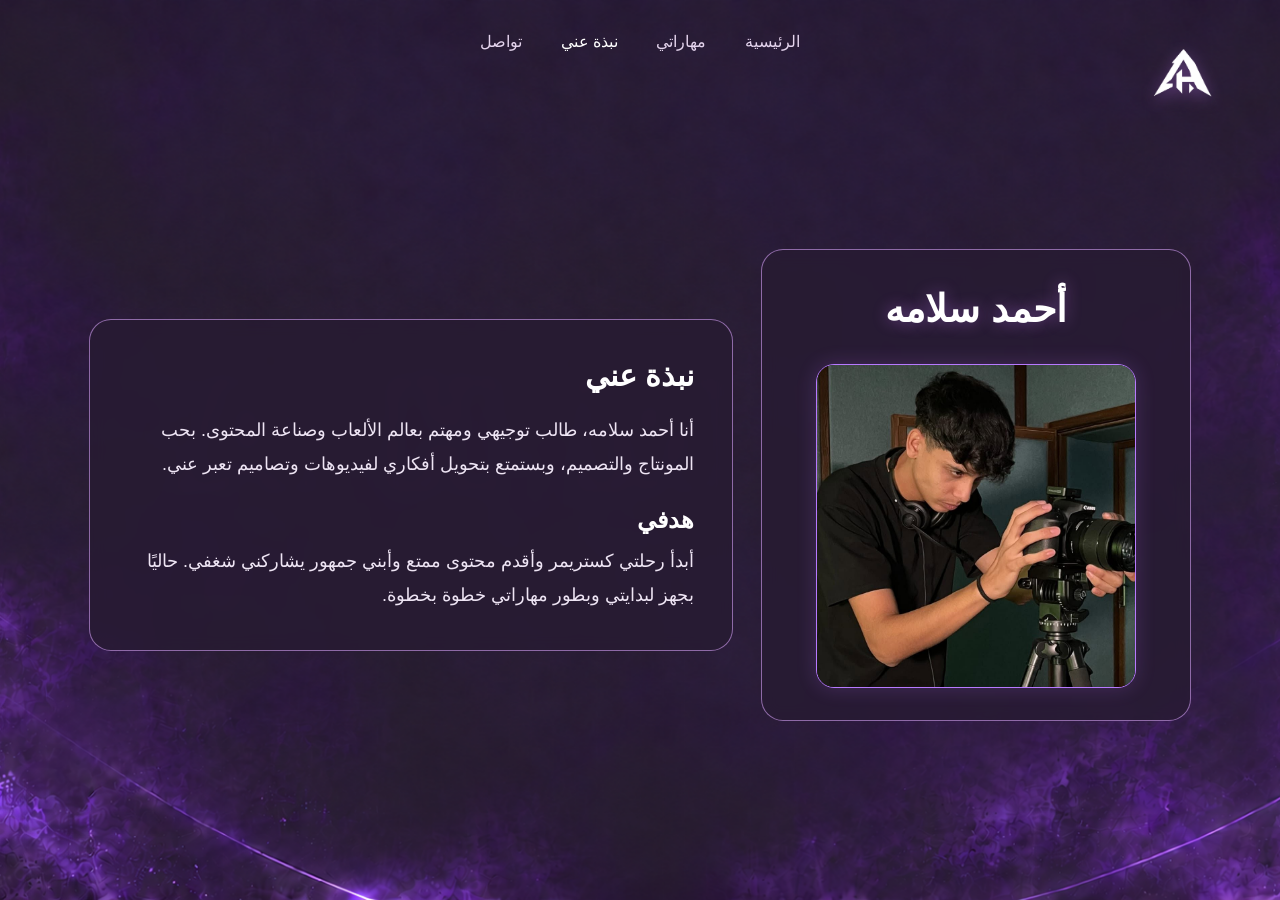
<file: about.html>
<!DOCTYPE html>
<html lang="ar" dir="rtl">
<head>
  <meta charset="UTF-8">
  <meta name="viewport" content="width=device-width, initial-scale=1.0">

  <title>AHM7D | نبذة عني</title>
  <title>AHM7D | مهاراتي</title>
<link rel="icon" type="image/png" href="./favicon.png">
  <link rel="stylesheet" href="style.css">
</head>

<body class="inner-page">

  <header class="site-header">

    <a class="skills-corner-logo"
       href="index.html"
       aria-label="العودة للرئيسية">
      <img src="./شعار.png" alt="شعار أحمد">
    </a>

    <nav class="site-nav" aria-label="التنقل الرئيسي">
      <a href="index.html">الرئيسية</a>
      <a href="work.html">مهاراتي</a>
      <a href="about.html" aria-current="page">نبذة عني</a>
      <a href="contact.html">تواصل</a>
    </nav>

  </header>

  <main class="ahmed-about">


    <div class="ahmed-panels">

     <!-- مربع الشعار والاسم -->
<div class="ahmed-logo-box">
  <h1 class="ahmed-name">أحمد سلامه</h1>

  <img class="ahmed-portrait" src="./ahmad.jpg" alt="أحمد سلامه">
</div>
      <!-- مربع التعريف -->
      <article class="ahmed-info-box">
        <h2>نبذة عني</h2>

        <p>
          أنا أحمد سلامه، طالب توجيهي ومهتم بعالم الألعاب
          وصناعة المحتوى. بحب المونتاج والتصميم، وبستمتع
          بتحويل أفكاري لفيديوهات وتصاميم تعبر عني.
        </p>

        <h3>هدفي</h3>

        <p>
          أبدأ رحلتي كستريمر وأقدم محتوى ممتع
          وأبني جمهور يشاركني شغفي.
          حاليًا بجهز لبدايتي وبطور مهاراتي خطوة بخطوة.
        </p>
      </article>

    </div>

  </main>
<script src="./effects.js"></script>
</body>
</html>
</file>
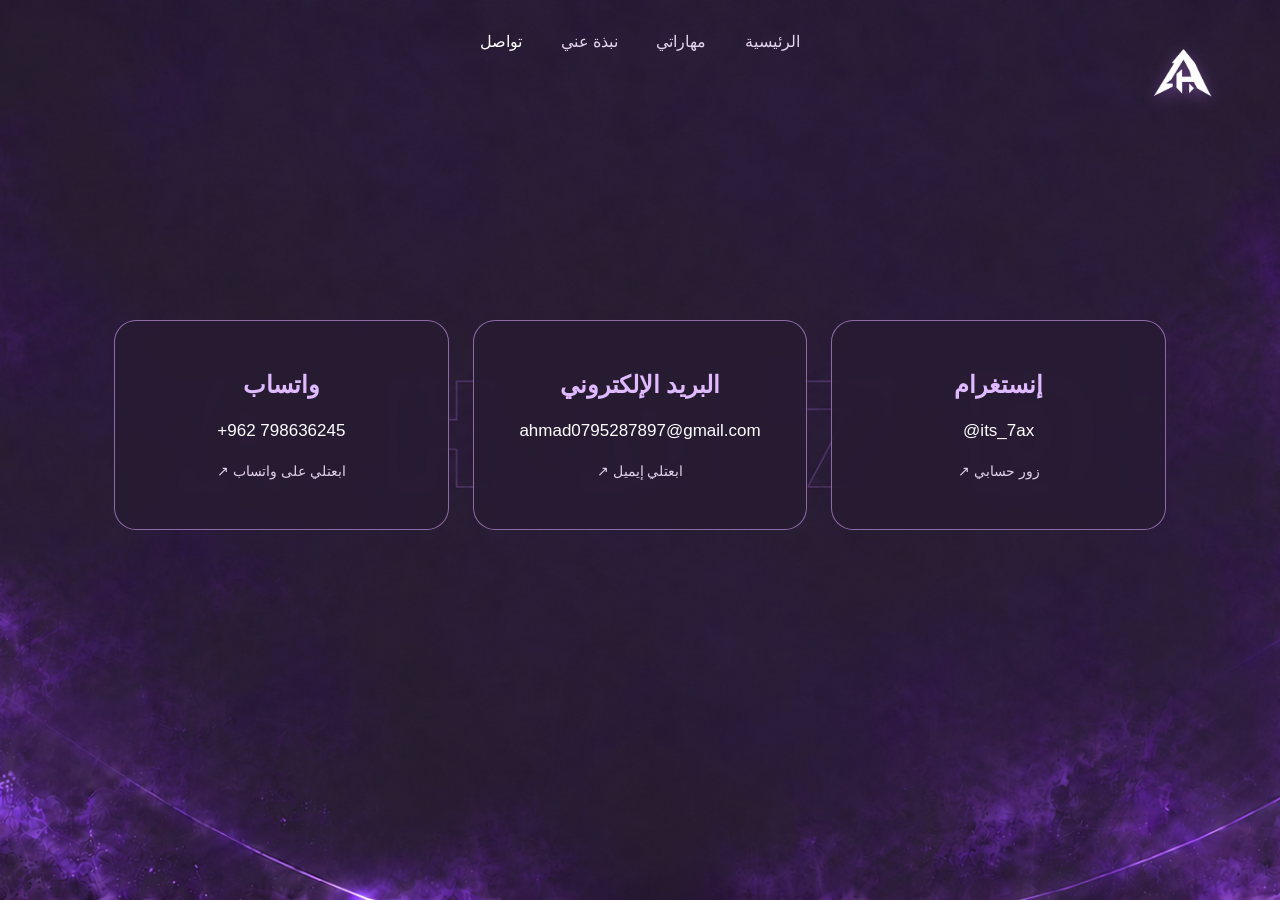
<file: contact.html>
<!DOCTYPE html>
<html lang="ar" dir="rtl">
<head>
  <meta charset="UTF-8">
  <meta name="viewport" content="width=device-width, initial-scale=1.0">

  <title>AHM7D | تواصل</title>
  <title>AHM7D | مهاراتي</title>
<link rel="icon" type="image/png" href="./favicon.png">
  <link rel="stylesheet" href="style.css">
</head>

<body class="inner-page contact-page">

  <header class="site-header">
    <a
      class="skills-corner-logo"
      href="index.html"
      aria-label="العودة للرئيسية"
    >
      <img src="./شعار.png" alt="شعار أحمد">
    </a>

    <nav class="site-nav" aria-label="التنقل الرئيسي">
      <a href="index.html">الرئيسية</a>
      <a href="work.html">مهاراتي</a>
      <a href="about.html">نبذة عني</a>
      <a href="contact.html" aria-current="page">تواصل</a>
    </nav>
  </header>

  <main class="contact-content" aria-label="طرق التواصل">
    <div class="contact-cards">

      <!-- إنستغرام -->
      <a
        class="contact-card instagram-card"
        href="https://www.instagram.com/its_7ax/"
        target="_blank"
        rel="noopener noreferrer"
      >
        <h2 class="contact-label">إنستغرام</h2>

        <p class="contact-value" dir="ltr">@its_7ax</p>

        <span class="contact-hint">زور حسابي ↗</span>
      </a>

      <!-- البريد الإلكتروني -->
      <a
        class="contact-card"
        href="mailto:ahmad0795287897@gmail.com"
      >
        <h2 class="contact-label">البريد الإلكتروني</h2>

        <p class="contact-value" dir="ltr">
          ahmad0795287897@gmail.com
        </p>

        <span class="contact-hint">ابعتلي إيميل ↗</span>
      </a>

      <!-- واتساب -->
      <a
        class="contact-card"
        href="https://wa.me/962798636245"
        target="_blank"
        rel="noopener noreferrer"
      >
        <h2 class="contact-label">واتساب</h2>

        <p class="contact-value" dir="ltr">
          +962 798636245
        </p>

        <span class="contact-hint">ابعتلي على واتساب ↗</span>
      </a>

    </div>
  </main>
<script src="./effects.js"></script>
</body>
</html>
</file>
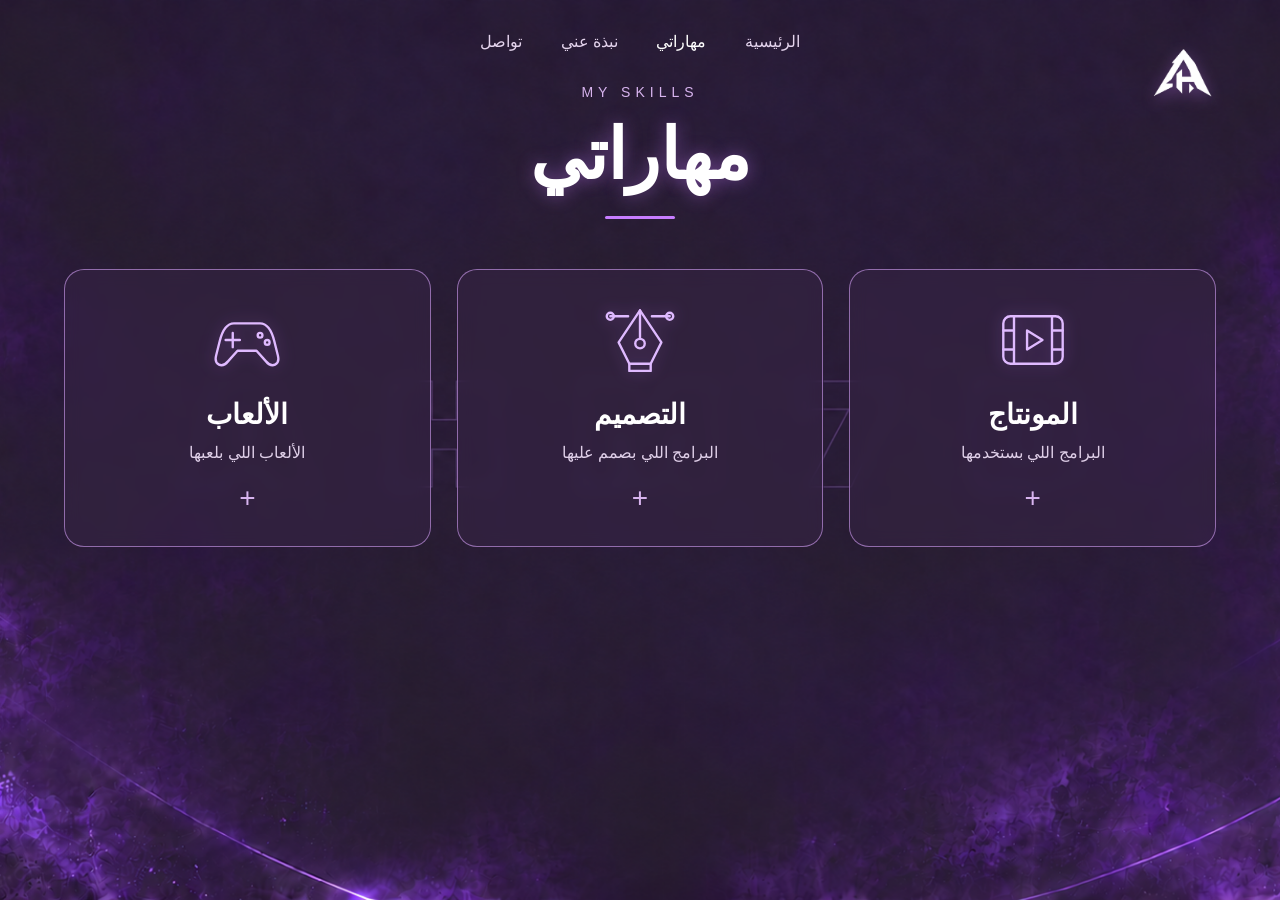
<file: work.html>
<!DOCTYPE html>
<html lang="ar" dir="rtl">
<head>
  <meta charset="UTF-8">
  <meta name="viewport" content="width=device-width, initial-scale=1.0">

  <title>AHM7D | مهاراتي</title>
  <title>AHM7D | مهاراتي</title>
<link rel="icon" type="image/png" href="./favicon.png">
  <link rel="stylesheet" href="style.css">
</head>

<body class="inner-page">

  <header class="site-header">
    <a class="skills-corner-logo" href="index.html"
   aria-label="العودة للرئيسية">
  <img src="./شعار.png" alt="شعار أحمد">
</a>
    <nav class="site-nav" aria-label="التنقل الرئيسي">
      <a href="index.html">الرئيسية</a>
      <a href="work.html" aria-current="page">مهاراتي</a>
      <a href="about.html">نبذة عني</a>
      <a href="contact.html">تواصل</a>
    </nav>
  </header>

  <main class="skills-page">

    <div class="skills-heading">
      <p lang="en" dir="ltr">MY SKILLS</p>
      <h1>مهاراتي</h1>
      <span class="skills-line" aria-hidden="true"></span>
    </div>

    <div class="skills-grid">

      <!-- المونتاج -->
      <details class="skill-card">
        <summary>
          <svg class="skill-icon" viewBox="0 0 64 64"
               fill="none" stroke="currentColor" stroke-width="2"
               aria-hidden="true">
            <rect x="7" y="12" width="50" height="40" rx="6"/>
            <path d="M16 12v40M48 12v40M7 24h9M7 40h9M48 24h9M48 40h9"/>
            <path d="m27 24 13 8-13 8Z"/>
          </svg>

          <h2>المونتاج</h2>
          <span class="skill-hint">البرامج اللي بستخدمها</span>
          <span class="skill-toggle" aria-hidden="true">+</span>
        </summary>

        <div class="skill-details">
          <div class="skill-app" lang="en" dir="ltr">
            Adobe Premiere Pro
          </div>
          <div class="skill-app" lang="en" dir="ltr">
            CapCut
          </div>
        </div>
      </details>

      <!-- التصميم -->
      <details class="skill-card">
        <summary>
          <svg class="skill-icon" viewBox="0 0 64 64"
               fill="none" stroke="currentColor" stroke-width="2"
               aria-hidden="true">
            <path d="M32 7 14 34l9 18h18l9-18Z"/>
            <path d="M32 7v24M23 52v6h18v-6"/>
            <circle cx="32" cy="35" r="4"/>
            <path d="M7 12h15M42 12h15"/>
            <circle cx="7" cy="12" r="3"/>
            <circle cx="57" cy="12" r="3"/>
          </svg>

          <h2>التصميم</h2>
          <span class="skill-hint">البرامج اللي بصمم عليها</span>
          <span class="skill-toggle" aria-hidden="true">+</span>
        </summary>

        <div class="skill-details">
          <div class="skill-app" lang="en" dir="ltr">
            Adobe Illustrator
          </div>
          <div class="skill-app" lang="en" dir="ltr">
            Canva
          </div>
        </div>
      </details>

      <!-- الألعاب -->
      <details class="skill-card">
        <summary>
          <svg class="skill-icon" viewBox="0 0 64 64"
               fill="none" stroke="currentColor" stroke-width="2"
               aria-hidden="true">
            <path d="M21 18h22c7 0 10 7 12 15l3 12c2 8-5 11-10 5l-8-9H24l-8 9C11 56 4 53 6 45l3-12c2-8 5-15 12-15Z"/>
            <path d="M20 26v12M14 32h12"/>
            <circle cx="43" cy="28" r="2"/>
            <circle cx="49" cy="34" r="2"/>
          </svg>

          <h2>الألعاب</h2>
          <span class="skill-hint">الألعاب اللي بلعبها</span>
          <span class="skill-toggle" aria-hidden="true">+</span>
        </summary>

        <div class="skill-details">
          <div class="skill-app" lang="en" dir="ltr">
            GTA V
          </div>
          <div class="skill-app" lang="en" dir="ltr">
            PUBG
          </div>
        </div>
      </details>

    </div>

    <a class="back-link skills-back" href="index.html">
      العودة للرئيسية ←
    </a>

  </main>
  <script>
  const cards = document.querySelectorAll(".skill-card");

  cards.forEach((card) => {
    card.addEventListener("toggle", () => {
      if (card.open) {
        cards.forEach((otherCard) => {
          if (otherCard !== card) {
            otherCard.open = false;
          }
        });
      }
    });
  });
</script>
<script>
  // تحديد بطاقة المونتاج
  const editingCard = Array.from(
    document.querySelectorAll(".skill-card")
  ).find(card =>
    card.querySelector("h2")?.textContent.trim() === "المونتاج"
  );

  if (editingCard) {
    const websites = {
      "Adobe Premiere Pro": "https://www.adobe.com/products/premiere.html",
      "CapCut": "https://www.capcut.com/"
    };

    editingCard.querySelectorAll(".skill-app").forEach(app => {
      const name = app.textContent.replace("↗", "").trim();
      const website = websites[name];

      if (!website) return;

      const link = document.createElement("a");

      link.className = app.className;
      link.innerHTML = app.innerHTML;
      link.href = website;
      link.target = "_blank";
      link.rel = "noopener noreferrer";
      link.lang = "en";
      link.dir = "ltr";
      link.title = "فتح موقع " + name;

      app.replaceWith(link);
    });
  }
</script>
<script>
  // تحديد بطاقة التصميم
  const designCard = Array.from(
    document.querySelectorAll(".skill-card")
  ).find(card =>
    card.querySelector("h2")?.textContent.trim() === "التصميم"
  );

  if (designCard) {
    const designWebsites = {
      "Adobe Illustrator": "https://www.adobe.com/products/illustrator.html",
      "Canva": "https://www.canva.com/"
    };

    designCard.querySelectorAll(".skill-app").forEach(app => {
      const name = app.textContent.replace("↗", "").trim();
      const website = designWebsites[name];

      if (!website) return;

      const link = document.createElement("a");

      link.className = app.className;
      link.innerHTML = app.innerHTML;
      link.href = website;
      link.target = "_blank";
      link.rel = "noopener noreferrer";
      link.lang = "en";
      link.dir = "ltr";
      link.title = "فتح موقع " + name;

      app.replaceWith(link);
    });
  }
</script>
<script>
  // تحديد بطاقة الألعاب
  const gamesCard = Array.from(
    document.querySelectorAll(".skill-card")
  ).find(card =>
    card.querySelector("h2")?.textContent.trim() === "الألعاب"
  );

  if (gamesCard) {
    const gameWebsites = {
      "GTA V": "https://www.rockstargames.com/gta-v",
      "PUBG": "https://www.pubg.com/"
    };

    gamesCard.querySelectorAll(".skill-app").forEach(app => {
      const name = app.textContent.replace("↗", "").trim();
      const website = gameWebsites[name];

      if (!website) return;

      const link = document.createElement("a");

      link.className = app.className;
      link.innerHTML = app.innerHTML;
      link.href = website;
      link.target = "_blank";
      link.rel = "noopener noreferrer";
      link.lang = "en";
      link.dir = "ltr";
      link.title = "فتح موقع " + name;

      app.replaceWith(link);
    });
  }
</script>
<script src="./effects.js"></script>
</body>
</html>
</file>
<file: style.css>
* {
  box-sizing: border-box;
}

body {
  margin: 0;
  background-color: #493257;
  color: white;
  font-family: Arial, sans-serif;
}

.hero {
  min-height: 100vh;
  padding: 40px 20px;
  position: relative;
  isolation: isolate;
  overflow: hidden;

  display: flex;
  justify-content: center;
  align-items: center;
}

/* الاسم الخفيف بالخلفية */
.background-name {
  position: absolute;
  top: 50%;
  left: 50%;
  transform: translate(-50%, -50%) rotate(-5deg);

  direction: ltr;
  white-space: nowrap;
  font-family: Impact, "Arial Black", sans-serif;
  font-size: clamp(80px, 23vw, 420px);
  line-height: 1;
  letter-spacing: 0.02em;

  color: transparent;
  -webkit-text-stroke: 1px rgba(255, 255, 255, 0.14);

  pointer-events: none;
  user-select: none;
  z-index: -1;
}

/* الجملة والشعار تحت بعض */
.hero-content {
  display: flex;
  flex-direction: column;
  align-items: center;
  text-align: center;
}

/* الجملة فوق الشعار */
.hero-content h1 {
  margin: 0;
  color: #e0c5ef;
  font-size: clamp(24px, 3vw, 40px);
  font-weight: 400;
  line-height: 1.5;
}

/* الخط الصغير تحت الجملة */
.small-line {
  width: 55px;
  height: 2px;
  margin: 20px 0 28px;
  background-color: #c595e0;
}

/* الشعار */
.hero-logo {
  width: 280px;
  max-width: 55vw;
  height: auto;
  display: block;
  filter: brightness(0) invert(1);
}/* حركة الجملة من فوق */
.hero-content h1 {
  animation: title-enter 1s ease-out both;
}

/* الخط يتمدد من النص */
.small-line {
  animation: line-enter 0.8s ease-out 0.2s both;
}

/* الشعار يقرب من تحت ويستقر بمكانه */
.hero-logo {
  animation: logo-enter 1.2s ease-out 0.15s both;
}

/* الاسم الكبير يتجمع باتجاه مكانه */
.background-name {
  animation: name-enter 1.5s ease-out both;
}

@keyframes title-enter {
  from {
    opacity: 0;
    transform: translateY(-70px);
  }

  to {
    opacity: 1;
    transform: translateY(0);
  }
}

@keyframes line-enter {
  from {
    opacity: 0;
    transform: scaleX(0);
  }

  to {
    opacity: 1;
    transform: scaleX(1);
  }
}

@keyframes logo-enter {
  from {
    opacity: 0;
    transform: translateY(90px) scale(0.8);
  }

  to {
    opacity: 1;
    transform: translateY(0) scale(1);
  }
}

@keyframes name-enter {
  from {
    opacity: 0;
    transform: translate(-50%, -50%) rotate(-5deg) scale(1.3);
  }

  to {
    opacity: 1;
    transform: translate(-50%, -50%) rotate(-5deg) scale(1);
  }
}

/* احترام إعداد تقليل الحركة على جهاز الزائر */
@media (prefers-reduced-motion: reduce) {
  .hero-content h1,
  .small-line,
  .hero-logo,
  .background-name {
    animation: none;
  }
}/* التنقل بسلاسة بين أقسام الصفحة */
html {
  scroll-behavior: smooth;
}

/* زر تعرّف علي */
.about-button {
  display: inline-flex;
  align-items: center;
  gap: 24px;

  margin-top: 28px;
  padding: 10px 12px 10px 28px;

  color: white;
  background: linear-gradient(135deg, #8454a4, #56356c);
  border: 1px solid #b98bd3;
  border-radius: 50px;

  text-decoration: none;
  font-size: 18px;

  animation: logo-enter 1s ease-out 0.4s both;
  transition: background-color 0.2s, box-shadow 0.2s;
}

/* الدائرة اللي فيها السهم */
.about-button span {
  display: grid;
  place-items: center;

  width: 38px;
  height: 38px;
  border-radius: 50%;

  background-color: #e0c5ef;
  color: #493257;
  font-size: 24px;
}

.about-button:hover {
  box-shadow: 0 0 24px rgba(224, 197, 239, 0.25);
}

a:focus-visible {
  outline: 2px solid white;
  outline-offset: 6px;
}

/* قسم التعريف */
.about-section {
  padding: 100px 24px;
  background-color: #3d2a49;
  text-align: center;
}

.section-label {
  margin: 0 0 12px;
  color: #e0c5ef;
  font-size: 16px;
}

.about-section h2 {
  margin: 0 0 24px;
  font-size: clamp(32px, 5vw, 52px);
}

.about-text {
  max-width: 650px;
  margin: 0 auto;
  font-size: 20px;
  line-height: 2;
}

.back-link {
  display: inline-block;
  margin-top: 32px;
  color: #e0c5ef;
  text-underline-offset: 6px;
}

@media (prefers-reduced-motion: reduce) {
  html {
    scroll-behavior: auto;
  }

  .about-button {
    animation: none;
    transition: none;
  }
}/* خلفية الغرفة */
.hero {
  background-image: url("./room.png");
  background-size: cover;
  background-position: center bottom;
  background-repeat: no-repeat;

  /* رفع الشعار والكتابة فوق منطقة المكتب */
  align-items: flex-start;
  padding-top: 16vh;
  padding-bottom: 40px;
}

/* مكان الاسم الخفيف وراء الشعار */
.background-name {
  top: 40%;
}

/* حجم الشعار حسب ارتفاع الشاشة */
.hero-logo {
  width: clamp(150px, 28vh, 280px);
  max-width: 55vw;
}

/* ترتيب الواجهة على الموبايل */
@media (max-width: 600px) {
  .hero {
    padding-top: 18vh;
  }

  .background-name {
    top: 40%;
  }
}/* نقل الخلفية لطبقة مستقلة حتى تتحرك لحالها */
.hero {
  background-image: none;
}

/* خلفية الغرفة + طبقة مقدمة الست أب */
.hero::before,
.hero::after {
  content: "";
  position: absolute;
  inset: 0;

  background-image: url("./room.png");
  background-size: cover;
  background-position: center bottom;
  background-repeat: no-repeat;

  pointer-events: none;
  animation: room-enter 1.6s ease-out both;
}

/* الغرفة وراء كل العناصر */
.hero::before {
  z-index: -3;
}

/* الجزء السفلي أمام الاسم، فيخفي الحروف خلفه */
.hero::after {
  z-index: -1;
  clip-path: inset(62% 0 0 0);
}

/* اسم أحمد بين الخلفية ومقدمة الست أب */
.background-name {
  z-index: -2;
  top: 51%;

  font-size: clamp(65px, 19vw, 360px);
  letter-spacing: 0.12em;

  /* موازنة الفراغ بعد آخر حرف */
  padding-left: 0.12em;
}

/* الشعار والجملة والزر أمام الخلفية */
.hero-content {
  position: relative;
  z-index: 1;
}

/* الغرفة تبدأ أبعد شوي وبعدين تقرب */
@keyframes room-enter {
  from {
    opacity: 0;
    transform: scale(1.08);
  }

  to {
    opacity: 1;
    transform: scale(1);
  }
}

/* إلغاء الحركة لمن فعّل تقليل الحركة بجهازه */
@media (prefers-reduced-motion: reduce) {
  .hero::before,
  .hero::after {
    animation: none;
  }
}.background-name {
  letter-spacing: 0.25em;
  padding-left: 0.25em;
  font-size: clamp(48px, 15vw, 280px);
}/* رفع اسم AHM7D */
.background-name {
  top: 36%;
}

/* تكبير الشعار وإضافة توهج خفيف من تحته */
.hero-logo {
  width: clamp(200px, 35vh, 350px);
  max-width: 65vw;

  filter:
    brightness(0)
    invert(1)
    drop-shadow(0 14px 12px rgba(186, 110, 245, 0.45))
    drop-shadow(0 28px 24px rgba(160, 80, 220, 0.25));
}.site-header {
  position: absolute;
  top: 0;
  right: 0;
  left: 0;
  z-index: 10;
  padding: 24px 5%;
}

.site-nav {
  display: flex;
  flex-wrap: wrap;
  align-items: center;
  justify-content: center;
  gap: clamp(16px, 3vw, 44px);
}

.site-nav a {
  display: inline-block;
  padding: 8px 0;
  color: #e4d4ed;
  font-size: 16px;
  text-decoration: none;
}

.site-nav a:hover,
.site-nav a[aria-current="page"] {
  color: white;
}/* دخول أزرار القائمة */
.site-nav a {
  animation: nav-enter 0.8s ease-out both;
}

/* تأخير بسيط بين كل زر والثاني */
.site-nav a:nth-child(1) {
  animation-delay: 0.15s;
}

.site-nav a:nth-child(2) {
  animation-delay: 0.30s;
}

.site-nav a:nth-child(3) {
  animation-delay: 0.45s;
}

.site-nav a:nth-child(4) {
  animation-delay: 0.60s;
}

/* تبدأ فوق وأصغر شوي، وتستقر بمكانها */
@keyframes nav-enter {
  from {
    opacity: 0;
    transform: translateY(-35px) scale(0.9);
  }

  to {
    opacity: 1;
    transform: translateY(0) scale(1);
  }
}

/* احترام إعداد تقليل الحركة */
@media (prefers-reduced-motion: reduce) {
  .site-nav a {
    animation: none;
  }
}.hero-content h1 {
  color: #ffffff;
  -webkit-text-stroke: 0.6px #c77dff;

  text-shadow:
    0 0 5px rgba(199, 125, 255, 0.9),
    0 0 12px rgba(179, 85, 255, 0.65),
    0 0 24px rgba(160, 60, 240, 0.35);
}/* تكبير خفيف بدون التأثير على حركة الدخول */
.hero-logo,
.hero-content h1,
.about-button,
.site-nav a,
.brand-link,
.home-icon,
.back-link {
  scale: 1;
  transition:
    scale 0.25s ease,
    color 0.25s ease,
    box-shadow 0.25s ease;
}

/* التأثير للأجهزة اللي فيها ماوس */
@media (hover: hover) and (pointer: fine) {
  .hero-logo:hover,
  .hero-content h1:hover,
  .about-button:hover,
  .site-nav a:hover,
  .brand-link:hover,
  .home-icon:hover,
  .back-link:hover {
    scale: 1.05;
  }
}

/* احترام إعداد تقليل الحركة */
@media (prefers-reduced-motion: reduce) {
  .hero-logo,
  .hero-content h1,
  .about-button,
  .site-nav a,
  .brand-link,
  .home-icon,
  .back-link {
    scale: 1 !important;
    transition: none;
  }
}/* صفحة المهارات */
.skills-page {
  max-width: 1200px;
  margin: 0 auto;
  padding: 70px 24px;
}

/* عنوان الصفحة */
.skills-heading {
  text-align: center;
  margin-bottom: 50px;
}

.skills-heading p {
  color: #d8b4ef;
  letter-spacing: 5px;
  font-size: 14px;
}

.skills-heading h1 {
  margin: 12px 0 20px;
  font-size: clamp(40px, 6vw, 70px);
  color: white;
  text-shadow: 0 0 18px rgba(199, 125, 255, 0.4);
}

.skills-line {
  display: block;
  width: 70px;
  height: 3px;
  margin: auto;
  background: #c77dff;
  border-radius: 10px;
}

/* ترتيب البطاقات */
.skills-grid {
  display: grid;
  grid-template-columns: repeat(auto-fit, minmax(240px, 1fr));
  gap: 24px;
  align-items: start;
}

/* بطاقة المهارة */
.skill-card {
  width: 100%;
  max-width: 360px;
  justify-self: center;

  border: 1px solid #a476be;
  border-radius: 20px;
  background: rgba(255, 255, 255, 0.04);

  transition:
    scale 0.25s ease,
    box-shadow 0.25s ease;

  animation: skill-enter 0.9s ease-out both;
}

/* الجزء القابل للضغط */
.skill-card summary {
  padding: 32px 24px;
  text-align: center;
  cursor: pointer;
  list-style: none;
  border-radius: 20px;
}

.skill-card summary::-webkit-details-marker {
  display: none;
}

.skill-card summary:focus-visible {
  outline: 2px solid #e0c5ef;
  outline-offset: 5px;
}

.skill-symbol {
  display: block;
  color: #d8b4ef;
  font-size: 52px;
  text-shadow: 0 0 16px rgba(199, 125, 255, 0.4);
}

.skill-card h2 {
  margin: 20px 0 12px;
  font-size: 28px;
}

.skill-hint {
  display: block;
  color: #dfcfe8;
  font-size: 16px;
}

.skill-toggle {
  display: inline-block;
  margin-top: 20px;
  color: #d8b4ef;
  font-size: 28px;
  transition: transform 0.25s ease;
}

/* تتحول علامة + لعلامة إغلاق */
.skill-card[open] .skill-toggle {
  transform: rotate(45deg);
}

/* البرامج داخل البطاقة */
.skill-details {
  display: grid;
  gap: 12px;
  padding: 0 24px 24px;
}

.skill-app {
  padding: 16px;
  border-radius: 12px;
  background: rgba(199, 125, 255, 0.09);
  border: 1px solid rgba(199, 125, 255, 0.2);
  text-align: center;
}

/* تأثير الماوس */
@media (hover: hover) and (pointer: fine) {
  .skill-card:hover {
    scale: 1.025;
    box-shadow: 0 0 25px rgba(199, 125, 255, 0.15);
  }
}

@keyframes skill-enter {
  from {
    opacity: 0;
    transform: translateY(45px);
  }

  to {
    opacity: 1;
    transform: translateY(0);
  }
}

@media (prefers-reduced-motion: reduce) {
  .skill-card,
  .skill-toggle {
    animation: none;
    transition: none;
  }

  .skill-card:hover {
    scale: 1;
  }
}/* نفس خلفية الرئيسية للصفحات الداخلية */
body.inner-page {
  min-height: 100vh;
  background-color: #493257;
  background-image: url("./room.png");
  background-size: cover;
  background-position: center bottom;
  background-repeat: no-repeat;
  background-attachment: fixed;
}

/* تغميق البطاقات شوي عشان الكلام يضل واضح */
.skill-card {
  background: rgba(49, 31, 61, 0.85);
}/* خلفية بنفسجية مثل بروفة المهارات */
body.inner-page {
  min-height: 100vh;
  position: relative;
  isolation: isolate;

  background-color: #21182d;
  background-image:
    radial-gradient(
      ellipse at bottom left,
      rgba(158, 75, 215, 0.32),
      transparent 45%
    ),
    radial-gradient(
      ellipse at bottom right,
      rgba(139, 70, 195, 0.28),
      transparent 45%
    ),
    linear-gradient(135deg, #21182d, #35243f);

  background-attachment: fixed;
}

/* اسمك كبير وخفيف وراء المحتوى */
body.inner-page::before {
  content: "AHM7D";

  position: fixed;
  top: 100px;
  left: 50%;
  transform: translateX(-50%);
  z-index: -1;

  direction: ltr;
  white-space: nowrap;
  font-family: Impact, "Arial Black", sans-serif;
  font-size: clamp(80px, 24vw, 400px);
  letter-spacing: 0.04em;

  color: transparent;
  -webkit-text-stroke: 1px rgba(210, 165, 240, 0.1);

  pointer-events: none;
  user-select: none;
}

/* البطاقات شبه شفافة */
.skill-card {
  background: rgba(55, 37, 69, 0.55);
  border-color: rgba(199, 150, 230, 0.65);
  backdrop-filter: blur(8px);
}/* خلفية صفحة المهارات */
body.inner-page {
  background: #21182d url("./skills-bg.png.png")
    center center / cover no-repeat fixed;
}

/* منع تكرار الاسم لأنه موجود بالصورة */
body.inner-page::before {
  content: none;
}/* ثلاث بطاقات جنب بعض */
.skills-page .skills-grid {
  grid-template-columns: repeat(3, minmax(0, 1fr));
  gap: 26px;
}

.skills-page .skill-card {
  max-width: none;
  min-width: 0;
  scale: 1;

  animation: skills-card-enter 0.9s ease-out both;

  transition:
    scale 0.25s ease,
    border-color 0.25s ease,
    box-shadow 0.25s ease;
}

/* دخول البطاقات بالتتابع */
.skills-page .skill-card:nth-child(1) {
  animation-delay: 0.15s;
}

.skills-page .skill-card:nth-child(2) {
  animation-delay: 0.3s;
}

.skills-page .skill-card:nth-child(3) {
  animation-delay: 0.45s;
}

/* أيقونات الأقسام */
.skill-icon {
  display: block;
  width: 76px;
  height: 76px;
  margin: 0 auto;

  color: #dfbaff;
  stroke-linecap: round;
  stroke-linejoin: round;

  filter: drop-shadow(0 0 8px rgba(199, 125, 255, 0.35));
  transition: scale 0.25s ease;
}

/* حركة العنوان والخط */
.skills-heading p {
  animation: skills-title-enter 0.8s ease-out both;
}

.skills-heading h1 {
  animation: skills-title-enter 0.9s ease-out 0.1s both;
}

.skills-line {
  animation: line-enter 0.8s ease-out 0.25s both;
}

/* ظهور البرامج عند فتح البطاقة */
.skill-card[open] .skill-app {
  animation: skills-app-enter 0.4s ease-out both;
}

.skill-card[open] .skill-app:nth-child(2) {
  animation-delay: 0.08s;
}

.skills-page .skill-app {
  transition:
    scale 0.25s ease,
    background-color 0.25s ease;
}

/* تمييز البطاقة المفتوحة */
.skills-page .skill-card[open] {
  border-color: #dfbaff;
  box-shadow: 0 0 24px rgba(199, 125, 255, 0.15);
}

.skills-back {
  display: table;
  margin: 40px auto 0;
  animation: skills-app-enter 0.8s ease-out 0.6s both;
}

/* تفاعل الماوس */
@media (hover: hover) and (pointer: fine) {
  .skills-page .skill-card:hover {
    scale: 1.025;
    border-color: #e0c5ef;
    box-shadow: 0 0 28px rgba(199, 125, 255, 0.2);
  }

  .skill-card summary:hover .skill-icon {
    scale: 1.08;
  }

  .skills-page .skill-app:hover {
    scale: 1.03;
    background-color: rgba(199, 125, 255, 0.18);
  }
}

@keyframes skills-card-enter {
  from {
    opacity: 0;
    transform: translateY(55px);
  }

  to {
    opacity: 1;
    transform: translateY(0);
  }
}

@keyframes skills-title-enter {
  from {
    opacity: 0;
    transform: translateY(-30px);
  }

  to {
    opacity: 1;
    transform: translateY(0);
  }
}

@keyframes skills-app-enter {
  from {
    opacity: 0;
    transform: translateY(12px);
  }

  to {
    opacity: 1;
    transform: translateY(0);
  }
}

/* ترتيب البطاقات على الشاشات الصغيرة */
@media (max-width: 760px) {
  .skills-page .skills-grid {
    grid-template-columns: 1fr;
  }

  .skills-page .skill-card {
    max-width: 440px;
  }
}

/* احترام إعداد تقليل الحركة */
@media (prefers-reduced-motion: reduce) {
  .skills-page .skill-card,
  .skills-heading p,
  .skills-heading h1,
  .skills-line,
  .skill-card[open] .skill-app,
  .skills-back {
    animation: none;
  }

  .skills-page .skill-card,
  .skills-page .skill-app,
  .skill-icon {
    transition: none;
  }

  .skills-page .skill-card:hover,
  .skills-page .skill-app:hover,
  .skill-card summary:hover .skill-icon {
    scale: 1;
  }
}/* دخول محتوى صفحة مهاراتي */
.skills-page {
  animation: skills-page-enter 0.9s ease-out both;
}

@keyframes skills-page-enter {
  from {
    opacity: 0;
    transform: translateY(25px) scale(0.97);
  }

  to {
    opacity: 1;
    transform: translateY(0) scale(1);
  }
}

/* احترام إعداد تقليل الحركة */
@media (prefers-reduced-motion: reduce) {
  .skills-page {
    animation: none;
  }
}/* شعار صفحة مهاراتي فوق عاليمين */
.skills-corner-logo {
  position: absolute;
  top: 18px;
  right: 24px;
  display: block;
  width: 54px;
  z-index: 11;
  transition: scale 0.25s ease;
}

.skills-corner-logo img {
  display: block;
  width: 100%;
  height: auto;

  filter:
    brightness(0)
    invert(1)
    drop-shadow(0 0 6px rgba(199, 125, 255, 0.45));
}

/* توفير مساحة للشعار جنب القائمة */
.inner-page .site-header:has(.skills-corner-logo) {
  min-height: 90px;
  padding-right: 100px;
}

@media (hover: hover) and (pointer: fine) {
  .skills-corner-logo:hover {
    scale: 1.05;
  }
}

@media (prefers-reduced-motion: reduce) {
  .skills-corner-logo {
    transition: none;
  }

  .skills-corner-logo:hover {
    scale: 1;
  }
}/* شعار مستقل بصفحة مهاراتي */
.skills-corner-logo {
  position: absolute;
  top: 45px;
  right: 5%;
  width: 65px;
  display: block;
  z-index: 11;

  animation: nav-enter 0.8s ease-out both;
  transition: scale 0.25s ease;
}

.skills-corner-logo img {
  display: block;
  width: 100%;
  height: auto;

  filter:
    brightness(0)
    invert(1)
    drop-shadow(0 5px 8px rgba(199, 125, 255, 0.4));
}

/* مساحة للشعار بجانب القائمة */
.inner-page .site-header:has(.skills-corner-logo) {
  min-height: 120px;
  padding-right: calc(5% + 90px);
}

@media (hover: hover) and (pointer: fine) {
  .skills-corner-logo:hover {
    scale: 1.05;
  }
}

@media (prefers-reduced-motion: reduce) {
  .skills-corner-logo {
    animation: none;
    transition: none;
  }

  .skills-corner-logo:hover {
    scale: 1;
  }
}a.skill-app {
  display: block;
  color: white;
  text-decoration: none;
  cursor: pointer;
}

a.skill-app:focus-visible {
  outline: 2px solid #dfbaff;
  outline-offset: 4px;
}.skills-page .back-link {
  display: none;
}/* صفحة نبذة عني */
.bio-page {
  max-width: 1100px;
  margin: 0 auto;
  padding: 60px 24px 80px;
}

/* عنوان الصفحة */
.bio-heading {
  text-align: center;
  margin-bottom: 40px;
  animation: bio-enter 0.8s ease-out both;
}

.bio-heading > p {
  color: #d8b4ef;
  font-size: 14px;
  letter-spacing: 5px;
}

.bio-heading h1 {
  margin: 12px 0 20px;
  font-size: clamp(38px, 6vw, 64px);
  color: white;
  text-shadow: 0 0 18px rgba(199, 125, 255, 0.4);
}

.bio-heading > span {
  display: block;
  width: 70px;
  height: 3px;
  margin: auto;
  border-radius: 10px;
  background: #c77dff;
}

/* مساحة التعريف */
.bio-card {
  display: grid;
  grid-template-columns: 220px minmax(0, 1fr);
  align-items: center;
  gap: 45px;

  padding: 45px;
  border: 1px solid rgba(199, 150, 230, 0.6);
  border-radius: 24px;
  background: rgba(40, 27, 51, 0.8);
  backdrop-filter: blur(8px);

  animation: bio-enter 1s ease-out 0.15s both;
}

/* الشعار */
.bio-logo {
  display: block;
  width: 100%;
  height: auto;

  filter:
    brightness(0)
    invert(1)
    drop-shadow(0 12px 16px rgba(199, 125, 255, 0.3));

  transition: scale 0.25s ease;
}

/* النص */
.bio-label {
  color: #d8b4ef;
  margin: 0 0 10px;
}

.bio-text h2 {
  margin: 0 0 20px;
  font-size: clamp(25px, 3vw, 36px);
  line-height: 1.5;
}

.bio-text > p {
  font-size: 18px;
  line-height: 2;
}

.bio-text h3 {
  margin: 28px 0 10px;
  color: #dfbaff;
  font-size: 24px;
}

@media (hover: hover) and (pointer: fine) {
  .bio-logo:hover {
    scale: 1.05;
  }
}

/* حركة دخول الصفحة */
@keyframes bio-enter {
  from {
    opacity: 0;
    transform: translateY(35px);
  }

  to {
    opacity: 1;
    transform: translateY(0);
  }
}

/* ترتيب الموبايل */
@media (max-width: 700px) {
  .bio-card {
    grid-template-columns: 1fr;
    padding: 28px;
    gap: 28px;
  }

  .bio-logo {
    width: 140px;
    margin: auto;
  }
}

@media (prefers-reduced-motion: reduce) {
  .bio-heading,
  .bio-card {
    animation: none;
  }

  .bio-logo {
    transition: none;
  }

  .bio-logo:hover {
    scale: 1;
  }
}/* توسيط قائمة الصفحات */
.site-header,
.inner-page .site-header:has(.skills-corner-logo) {
  padding-left: 20px;
  padding-right: 20px;
  justify-content: center;
}

.site-header .site-nav {
  width: 100%;
  margin-inline: auto;
  justify-content: center;
}

/* ترك مساحة للشعار على الشاشات الصغيرة */
@media (max-width: 600px) {
  .inner-page .site-header:has(.skills-corner-logo) {
    padding-top: 115px;
  }
}/* مساحة صفحة نبذة عني */
.ahmed-about {
  max-width: 1150px;
  margin: 0 auto;
  padding: 45px 24px 80px;
}

/* اسم أحمد فوق المربعين */
.ahmed-name {
  margin: 0 0 40px;
  text-align: center;
  font-size: clamp(38px, 6vw, 64px);
  line-height: 1.4;
  color: white;

  text-shadow: 0 0 16px rgba(199, 125, 255, 0.4);
  animation: ahmed-panel-enter 0.8s ease-out both;
}

/* الشعار يمين والتعريف على جنبه */
.ahmed-panels {
  display: grid;
  grid-template-columns: minmax(240px, 0.8fr) minmax(0, 1.2fr);
  gap: 28px;
  align-items: start;
}

/* تنسيق مشترك للمربعين */
.ahmed-logo-box,
.ahmed-info-box {
  min-width: 0;
  border: 1px solid rgba(199, 150, 230, 0.65);
  border-radius: 22px;
  background: rgba(40, 27, 51, 0.82);
  backdrop-filter: blur(8px);

  animation: ahmed-panel-enter 0.9s ease-out both;
}

/* مربع الشعار المستقل */
.ahmed-logo-box {
  aspect-ratio: 1;
  display: grid;
  place-items: center;
  padding: 40px;
  animation-delay: 0.15s;
}

.ahmed-logo-box img {
  display: block;
  width: 85%;
  height: auto;

  filter:
    brightness(0)
    invert(1)
    drop-shadow(0 12px 18px rgba(199, 125, 255, 0.35));

  transition: scale 0.25s ease;
}

/* مربع التعريف */
.ahmed-info-box {
  padding: clamp(24px, 3vw, 40px);
  animation-delay: 0.3s;
}

.ahmed-info-box h2 {
  margin: 0 0 20px;
  font-size: 30px;
  color: white;
}

.ahmed-info-box h3 {
  margin: 24px 0 10px;
  font-size: 24px;
  color: #dfbaff;
}

.ahmed-info-box p {
  margin: 0 0 16px;
  font-size: 18px;
  line-height: 1.9;
  color: #eee5f4;
}

.ahmed-info-box p:last-child {
  margin-bottom: 0;
}

/* حركة الدخول */
@keyframes ahmed-panel-enter {
  from {
    opacity: 0;
    transform: translateY(35px);
  }

  to {
    opacity: 1;
    transform: translateY(0);
  }
}

/* تكبير الشعار بالماوس */
@media (hover: hover) and (pointer: fine) {
  .ahmed-logo-box img:hover {
    scale: 1.05;
  }
}

/* ترتيب الموبايل */
@media (max-width: 700px) {
  .ahmed-panels {
    grid-template-columns: 1fr;
  }

  .ahmed-logo-box {
    width: 100%;
    max-width: 320px;
    justify-self: center;
  }
}

@media (prefers-reduced-motion: reduce) {
  .ahmed-name,
  .ahmed-logo-box,
  .ahmed-info-box {
    animation: none;
  }

  .ahmed-logo-box img {
    transition: none;
  }

  .ahmed-logo-box img:hover {
    scale: 1;
  }
}/* تنزيل المربعين */
.ahmed-about {
  padding-top: 100px;
}

/* ترتيب الاسم فوق الشعار داخل المربع */
.ahmed-logo-box {
  display: flex;
  flex-direction: column;
  justify-content: center;
  align-items: center;
  gap: 28px;
  padding: 32px;
}

/* الاسم داخل المربع */
.ahmed-logo-box .ahmed-name {
  margin: 0;
  font-size: clamp(28px, 3vw, 40px);
  text-align: center;
}

/* مساحة الشعار تحت الاسم */
.ahmed-logo-box img {
  width: 70%;
  max-width: 250px;
}.ahmed-about {
  min-height: calc(100vh - 120px);
  padding: 30px 24px;

  display: flex;
  flex-direction: column;
  justify-content: center;
}

.ahmed-panels {
  width: 100%;
  align-items: center;
}/* تحريك الخلفية الحالية بدون تغيير الصورة أو لونها */
body.inner-page:has(.skills-page) {
  animation: skills-bg-slide 1.4s ease-out both;
}

@keyframes skills-bg-slide {
  from {
    background-position: center calc(50% + 45px);
  }

  to {
    background-position: center center;
  }
}

@media (prefers-reduced-motion: reduce) {
  body.inner-page:has(.skills-page) {
    animation: none;
  }
}/* حركة خلفية صفحة نبذة عني */
body.inner-page:has(.ahmed-about) {
  animation: about-bg-slide 1.4s ease-out both;
}

@keyframes about-bg-slide {
  from {
    background-position: center calc(50% + 45px);
  }

  to {
    background-position: center center;
  }
}

@media (prefers-reduced-motion: reduce) {
  body.inner-page:has(.ahmed-about) {
    animation: none;
  }
}/* تنزيل مربعات صفحة نبذة عني */
.ahmed-panels {
  position: relative;
  top: 70px;
}

/* مساحة إضافية أسفل الصفحة */
.ahmed-about {
  padding-bottom: 100px;
}.ahmed-panels {
  top: 130px;
}.ahmed-logo-box {
  aspect-ratio: auto;
}

.ahmed-logo-box img.ahmed-portrait {
  width: 100%;
  max-width: 320px;
  height: auto;
  filter: none;
  border-radius: 18px;
  border: 1px solid #b77aff;
  box-shadow: 0 0 20px rgba(183, 122, 255, 0.2);
}.ahmed-logo-box img.ahmed-portrait {
  animation: portrait-enter 1s ease-out 0.4s both;
  transition: scale 0.3s ease, box-shadow 0.3s ease;
}

@keyframes portrait-enter {
  from {
    opacity: 0;
    transform: translateY(25px);
  }

  to {
    opacity: 1;
    transform: translateY(0);
  }
}

@media (hover: hover) and (pointer: fine) {
  .ahmed-logo-box img.ahmed-portrait:hover {
    scale: 1.04;
    box-shadow: 0 0 30px rgba(183, 122, 255, 0.45);
  }
}

@media (prefers-reduced-motion: reduce) {
  .ahmed-logo-box img.ahmed-portrait {
    animation: none;
    transition: none;
  }

  .ahmed-logo-box img.ahmed-portrait:hover {
    scale: 1;
  }
}/* صفحة التواصل */
.contact-page .contact-content,
.contact-page .contact-content * {
  box-sizing: border-box;
}

.contact-page .contact-content {
  width: min(1100px, 100%);
  min-height: calc(100svh - 120px);
  margin: 0 auto;
  padding: 80px 24px;
  display: flex;
  flex-direction: column;
  justify-content: center;
  text-align: center;
}

.contact-page .contact-content h1 {
  margin: 0 0 12px;
  color: #fff;
  font-size: clamp(32px, 5vw, 52px);
  text-shadow: 0 0 18px rgba(183, 122, 255, 0.45);
  animation: contact-enter 0.8s ease-out both;
}

.contact-page .contact-intro {
  margin: 0 0 36px;
  color: #e1d2eb;
  font-size: 18px;
  animation: contact-enter 0.8s ease-out 0.1s both;
}

.contact-page .contact-cards {
  display: grid;
  grid-template-columns: repeat(3, minmax(0, 1fr));
  gap: 24px;
}

.contact-page .contact-card {
  min-width: 0;
  min-height: 210px;
  padding: 32px 20px;
  display: flex;
  flex-direction: column;
  align-items: center;
  justify-content: center;
  gap: 18px;

  color: #fff;
  text-decoration: none;
  background: rgba(40, 27, 51, 0.82);
  border: 1px solid rgba(199, 150, 230, 0.65);
  border-radius: 22px;
  backdrop-filter: blur(8px);

  animation: contact-enter 0.9s ease-out both;
  transition:
    scale 0.3s ease,
    border-color 0.3s ease,
    box-shadow 0.3s ease;
}

.contact-page .contact-card:nth-child(1) {
  animation-delay: 0.2s;
}

.contact-page .contact-card:nth-child(2) {
  animation-delay: 0.35s;
}

.contact-page .contact-card:nth-child(3) {
  animation-delay: 0.5s;
}

.contact-page .contact-label {
  margin: 0;
  font-size: 24px;
  font-weight: bold;
  color: #dfbaff;
}

.contact-page .contact-value {
  max-width: 100%;
  margin: 0;
  font-size: 17px;
  line-height: 1.6;
  overflow-wrap: anywhere;
}

.contact-page .contact-hint {
  font-size: 14px;
  color: #e1d2eb;
}

.contact-page .instagram-card:focus-visible {
  outline: 3px solid #dfbaff;
  outline-offset: 5px;
}

@keyframes contact-enter {
  from {
    opacity: 0;
    transform: translateY(30px);
  }
  to {
    opacity: 1;
    transform: translateY(0);
  }
}

@media (hover: hover) and (pointer: fine) {
  .contact-page .contact-card:hover {
    scale: 1.03;
    border-color: #c994ff;
    box-shadow: 0 0 26px rgba(183, 122, 255, 0.25);
  }
}

@media (max-width: 800px) {
  .contact-page .contact-cards {
    grid-template-columns: 1fr;
  }

  .contact-page .contact-card {
    min-height: 170px;
  }

  .contact-page .contact-content {
    padding-top: 50px;
  }
}

@media (prefers-reduced-motion: reduce) {
  .contact-page .contact-content h1,
  .contact-page .contact-intro,
  .contact-page .contact-card {
    animation: none;
    transition: none;
  }

  .contact-page .contact-card:hover {
    scale: 1;
  }
}/* تنزيل بطاقات التواصل */
.contact-page .contact-cards {
  position: relative;
  top: 70px;
}

.contact-page .contact-content {
  padding-bottom: 150px;
}

/* انتقال دخول البطاقات */
.contact-page .contact-card {
  animation: contact-card-enter 0.9s ease-out both;
}

.contact-page .contact-card:nth-child(1) {
  animation-delay: 0.15s;
}

.contact-page .contact-card:nth-child(2) {
  animation-delay: 0.35s;
}

.contact-page .contact-card:nth-child(3) {
  animation-delay: 0.55s;
}

@keyframes contact-card-enter {
  from {
    opacity: 0;
    transform: translateY(45px) scale(0.95);
  }

  to {
    opacity: 1;
    transform: translateY(0) scale(1);
  }
}

/* إظهار التركيز عند التنقل بالكيبورد */
.contact-page .contact-card:focus-visible {
  outline: 3px solid #dfbaff;
  outline-offset: 5px;
}

@media (prefers-reduced-motion: reduce) {
  .contact-page .contact-card {
    animation: none;
  }
}body.inner-page.contact-page {
  animation: contact-background-enter 1.4s ease-out both;
}

@keyframes contact-background-enter {
  from {
    background-position: center calc(50% + 45px);
  }

  to {
    background-position: center center;
  }
}

@media (prefers-reduced-motion: reduce) {
  body.inner-page.contact-page {
    animation: none;
  }
}/* ضبط أحجام العناصر */
*,
*::before,
*::after {
  box-sizing: border-box;
}

img {
  max-width: 100%;
}

/* تنسيق شاشات التلفون والتابلت */
@media (max-width: 800px) {

  /* روابط الصفحات */
  .site-header,
  .inner-page .site-header,
  .inner-page .site-header:has(.skills-corner-logo) {
    position: relative;
    width: 100%;
    min-height: auto;
    padding: 24px 16px;
    display: flex;
    flex-direction: column;
    align-items: center;
  }

  /* مساحة للشعار الموجود فوق على اليمين */
  .site-header:has(.skills-corner-logo),
  .inner-page .site-header:has(.skills-corner-logo) {
    padding-top: 100px;
  }

  .skills-corner-logo {
    top: 20px;
    right: 20px;
    width: 55px;
  }

  .site-header .site-nav,
  .site-nav {
    position: static;
    width: 100%;
    max-width: 100%;
    display: flex;
    flex-wrap: wrap;
    justify-content: center;
    gap: 12px 18px;
    margin: 0;
    padding: 0;
    transform: none;
  }

  .site-nav a {
    font-size: 15px;
    white-space: nowrap;
  }

  /* الخلفيات */
  body.inner-page {
    background-attachment: scroll;
  }

  /* الصفحة الرئيسية */
  .hero {
    min-height: 75svh;
    height: auto;
    padding: 45px 20px;
    background-attachment: scroll;
  }

  .hero-content {
    width: 100%;
    max-width: 100%;
  }

  .hero-content h1 {
    font-size: clamp(24px, 7vw, 38px);
  }

  .hero-logo {
    width: min(65vw, 280px);
    height: auto;
  }

  .background-name {
    left: 50%;
    right: auto;
    width: max-content;
    max-width: 100%;
    transform: translateX(-50%);
    font-size: clamp(32px, 10vw, 70px);
    letter-spacing: 0.15em;
    text-align: center;
    direction: ltr;
  }

  /* صفحة مهاراتي */
  .skills-page {
    width: 100%;
    max-width: 100%;
    min-width: 0;
    margin-inline: auto;
    padding: 35px 16px 60px;
  }

  .skill-card {
    min-width: 0;
    max-width: 100%;
    overflow-wrap: anywhere;
  }

  /* صفحة نبذة عني */
  .ahmed-about {
    width: 100%;
    min-height: auto;
    padding: 40px 16px 60px;
  }

  .ahmed-panels {
    position: static;
    top: auto;
    display: grid;
    grid-template-columns: minmax(0, 1fr);
    gap: 24px;
    width: 100%;
  }

  .ahmed-logo-box,
  .ahmed-info-box {
    width: 100%;
    max-width: 480px;
    min-width: 0;
    justify-self: center;
    padding: 24px;
  }

  .ahmed-logo-box .ahmed-name {
    font-size: 30px;
  }

  .ahmed-info-box p {
    font-size: 16px;
    line-height: 1.9;
  }

  /* صفحة التواصل */
  .contact-page .contact-content {
    min-height: auto;
    padding: 40px 16px 60px;
  }

  .contact-page .contact-cards {
    position: static;
    top: auto;
    display: grid;
    grid-template-columns: minmax(0, 1fr);
    gap: 20px;
    width: 100%;
  }

  .contact-page .contact-card {
    width: 100%;
    max-width: 480px;
    min-height: 170px;
    justify-self: center;
  }

  .contact-page .contact-value {
    overflow-wrap: anywhere;
  }
}.ahmed-info-box h3 {
  color: #ffffff;
}/* إضاءة تتحرك مع الماوس */
.pointer-glow {
  position: fixed;
  top: 0;
  left: 0;
  width: 320px;
  height: 320px;
  border-radius: 50%;
  pointer-events: none;
  z-index: 30;

  background: radial-gradient(
    circle,
    rgba(183, 122, 255, 0.14) 0%,
    rgba(183, 122, 255, 0.05) 40%,
    transparent 70%
  );

  opacity: 0;
  transition: opacity 0.3s ease;
}

/* ميلان البطاقات منفصل عن حركة دخولها */
.interactive-card {
  rotate: var(--card-axis, 1 0 0) var(--card-angle, 0deg);
  transition:
    rotate 0.2s ease-out,
    scale 0.3s ease,
    border-color 0.3s ease,
    box-shadow 0.3s ease;
}

@media (hover: hover) and (pointer: fine) {
  .interactive-card:hover {
    border-color: #c994ff;
    box-shadow: 0 0 25px rgba(183, 122, 255, 0.25);
  }
}

/* لمعة عند اللمس على التلفون */
@media (hover: none) {
  .interactive-card:active {
    border-color: #c994ff;
    box-shadow: 0 0 25px rgba(183, 122, 255, 0.3);
  }
}

@media (prefers-reduced-motion: reduce) {
  .pointer-glow {
    display: none;
  }

  .interactive-card {
    rotate: none;
    transition: none;
  }
}/* شاشة الدخول بالشعار */
.logo-intro {
  position: fixed;
  inset: 0;
  z-index: 9999;
  display: none;
  place-items: center;
  background: #21182d;
  pointer-events: none;
}

.logo-intro.is-active {
  display: grid;
  animation: intro-screen-out 0.6s ease 1.5s forwards;
}

.intro-pieces {
  position: relative;
  width: min(240px, 60vw);
  aspect-ratio: 1;
  filter: drop-shadow(0 0 18px rgba(183, 122, 255, 0.5));
}

.intro-piece {
  position: absolute;
  inset: 0;
  width: 100%;
  height: 100%;
  object-fit: contain;
  filter: brightness(0) invert(1);
  animation: intro-assemble 1s cubic-bezier(0.22, 1, 0.36, 1) both;
}

.piece-one {
  clip-path: inset(0 50% 50% 0);
  --start-x: -90px;
  --start-y: -90px;
}

.piece-two {
  clip-path: inset(0 0 50% 50%);
  --start-x: 90px;
  --start-y: -90px;
}

.piece-three {
  clip-path: inset(50% 50% 0 0);
  --start-x: -90px;
  --start-y: 90px;
}

.piece-four {
  clip-path: inset(50% 0 0 50%);
  --start-x: 90px;
  --start-y: 90px;
}

@keyframes intro-assemble {
  from {
    opacity: 0;
    transform: translate(var(--start-x), var(--start-y)) scale(0.7);
  }

  to {
    opacity: 1;
    transform: translate(0, 0) scale(1);
  }
}

@keyframes intro-screen-out {
  to {
    opacity: 0;
    visibility: hidden;
  }
}

/* تأخير حركات الرئيسية لحد ما يتجمّع الشعار */
body.intro-playing .site-header,
body.intro-playing .site-header *,
body.intro-playing .hero,
body.intro-playing .hero *,
body.intro-playing .hero::before,
body.intro-playing .hero::after {
  animation-play-state: paused !important;
}

@media (prefers-reduced-motion: reduce) {
  .logo-intro.is-active {
    display: none;
  }
}/* تجميع أبطأ وفتح أسرع */
.logo-intro.is-active {
  overflow: hidden;
  animation: intro-screen-out 0.2s ease 2.05s forwards;
}

.logo-intro .intro-piece {
  animation: intro-many-pieces 2s cubic-bezier(0.22, 1, 0.36, 1) both;
}

@keyframes intro-many-pieces {
  from {
    opacity: 0;
    transform:
      translate(var(--start-x), var(--start-y))
      rotate(var(--start-rotation))
      scale(0.6);
  }

  15% {
    opacity: 1;
  }

  to {
    opacity: 1;
    transform: translate(0, 0) rotate(0deg) scale(1);
  }
}/* إظهار خلفية الموقع خلف التجميع */
#logo-intro {
  background: transparent;
  pointer-events: none;
}

#logo-intro.is-active {
  display: block;
  animation: none;
  opacity: 1;
  visibility: visible;
  overflow: hidden;
}

/* وضع القطع في مكان الشعار الرئيسي */
#logo-intro .intro-pieces {
  position: fixed;
  margin: 0;
  aspect-ratio: auto;
  filter: none;
}

#logo-intro .intro-piece {
  width: 100%;
  height: 100%;
  max-width: none;
  object-fit: contain;
  animation: intro-many-pieces 2s cubic-bezier(0.22, 1, 0.36, 1) both;
}

/* تثبيت الحاوية حتى يتطابق مكان التجميع مع الشعار */
.hero .hero-content {
  animation: none;
}

/* إلغاء انتقال دخول الشعار الأصلي */
.hero .hero-logo {
  animation: none !important;
  opacity: 1;
  transform: none;
}

/* إخفاء الأصلي أثناء التجميع مع الاحتفاظ بمكانه */
body.logo-assembling .hero-logo {
  visibility: hidden;
}.director-launch {
  position: fixed;
  bottom: 22px;
  left: 22px;
  z-index: 100;
  padding: 12px 18px;
  border: 1px solid #c994ff;
  border-radius: 14px;
  background: #281b33;
  color: white;
  font: inherit;
  cursor: pointer;
  box-shadow: 0 0 20px #b77aff33;
}

body.logo-assembling .director-launch {
  visibility: hidden;
}

.director-panel {
  position: fixed;
  bottom: 20px;
  left: 50%;
  transform: translateX(-50%);
  z-index: 1000;
  width: min(620px, calc(100% - 24px));
  padding: 22px;
  border: 1px solid #c994ff;
  border-radius: 20px;
  background: rgba(28, 18, 39, 0.97);
  color: white;
  box-shadow: 0 0 35px #b77aff33;
  text-align: center;
  direction: rtl;
  font-family: inherit;
}

.director-panel[hidden],
.director-launch[hidden] {
  display: none;
}

.director-panel h2 {
  margin: 0 0 8px;
  font-size: 23px;
  color: white;
}

.director-panel p {
  margin: 0 0 18px;
  color: #e1d2eb;
  font-size: 15px;
}

.director-timeline {
  width: 100%;
  accent-color: #c994ff;
  cursor: pointer;
  direction: ltr;
}

.director-labels {
  display: flex;
  justify-content: space-between;
  margin: 8px 0 18px;
  direction: ltr;
  font-size: 13px;
  color: #dfbaff;
}

.director-actions {
  display: flex;
  flex-wrap: wrap;
  justify-content: center;
  gap: 12px;
}

.director-actions button {
  padding: 10px 20px;
  border: 1px solid #c994ff;
  border-radius: 10px;
  background: #493257;
  color: white;
  font: inherit;
  cursor: pointer;
}

.director-panel button:focus-visible,
.director-launch:focus-visible,
.director-timeline:focus-visible {
  outline: 2px solid white;
  outline-offset: 4px;
}.pointer-glow {
  display: none !important;
}#logo-intro,
#logo-intro.is-active {
  display: none !important;
}

body .hero .hero-logo {
  visibility: visible !important;
  opacity: 1 !important;
  animation: none !important;
  transform: none !important;
}

body.intro-playing .site-header,
body.intro-playing .site-header *,
body.intro-playing .hero,
body.intro-playing .hero *,
body.intro-playing .hero::before,
body.intro-playing .hero::after {
  animation-play-state: running !important;
}body .hero .hero-logo {
  visibility: visible !important;
  animation: logo-enter 1.2s ease-out both !important;
}

@keyframes logo-enter {
  from {
    opacity: 0;
    transform: translateY(30px) scale(0.9);
  }

  to {
    opacity: 1;
    transform: translateY(0) scale(1);
  }
}

@media (prefers-reduced-motion: reduce) {
  body .hero .hero-logo {
    animation: none !important;
  }
}body .hero .hero-logo {
  visibility: visible !important;
  animation: home-logo-enter 1.2s ease-out both !important;
}

@keyframes home-logo-enter {
  from {
    translate: 0 50px;
    scale: 0.85;
  }

  to {
    translate: 0 0;
    scale: 1;
  }
}

@media (prefers-reduced-motion: reduce) {
  body .hero .hero-logo {
    animation: none !important;
  }
}.director-launch {
  display: none !important;
}body .hero .hero-logo {
  transition: scale 0.3s ease;
}

@media (hover: hover) and (pointer: fine) {
  body .hero .hero-logo:hover {
    scale: 1.08 !important;
  }
}body .hero .hero-logo {
  scale: 1;
  animation-fill-mode: backwards !important;
  transition: scale 0.7s ease-in-out !important;
}

@media (hover: hover) and (pointer: fine) {
  body .hero .hero-logo:hover {
    scale: 1.03 !important;
  }
}body .hero .hero-logo {
  scale: 1;
  animation-fill-mode: backwards !important;
  transition: scale 0.3s ease !important;
}

@media (hover: hover) and (pointer: fine) {
  body .hero .hero-logo:hover {
    scale: 1.08 !important;
  }
}
</file>
